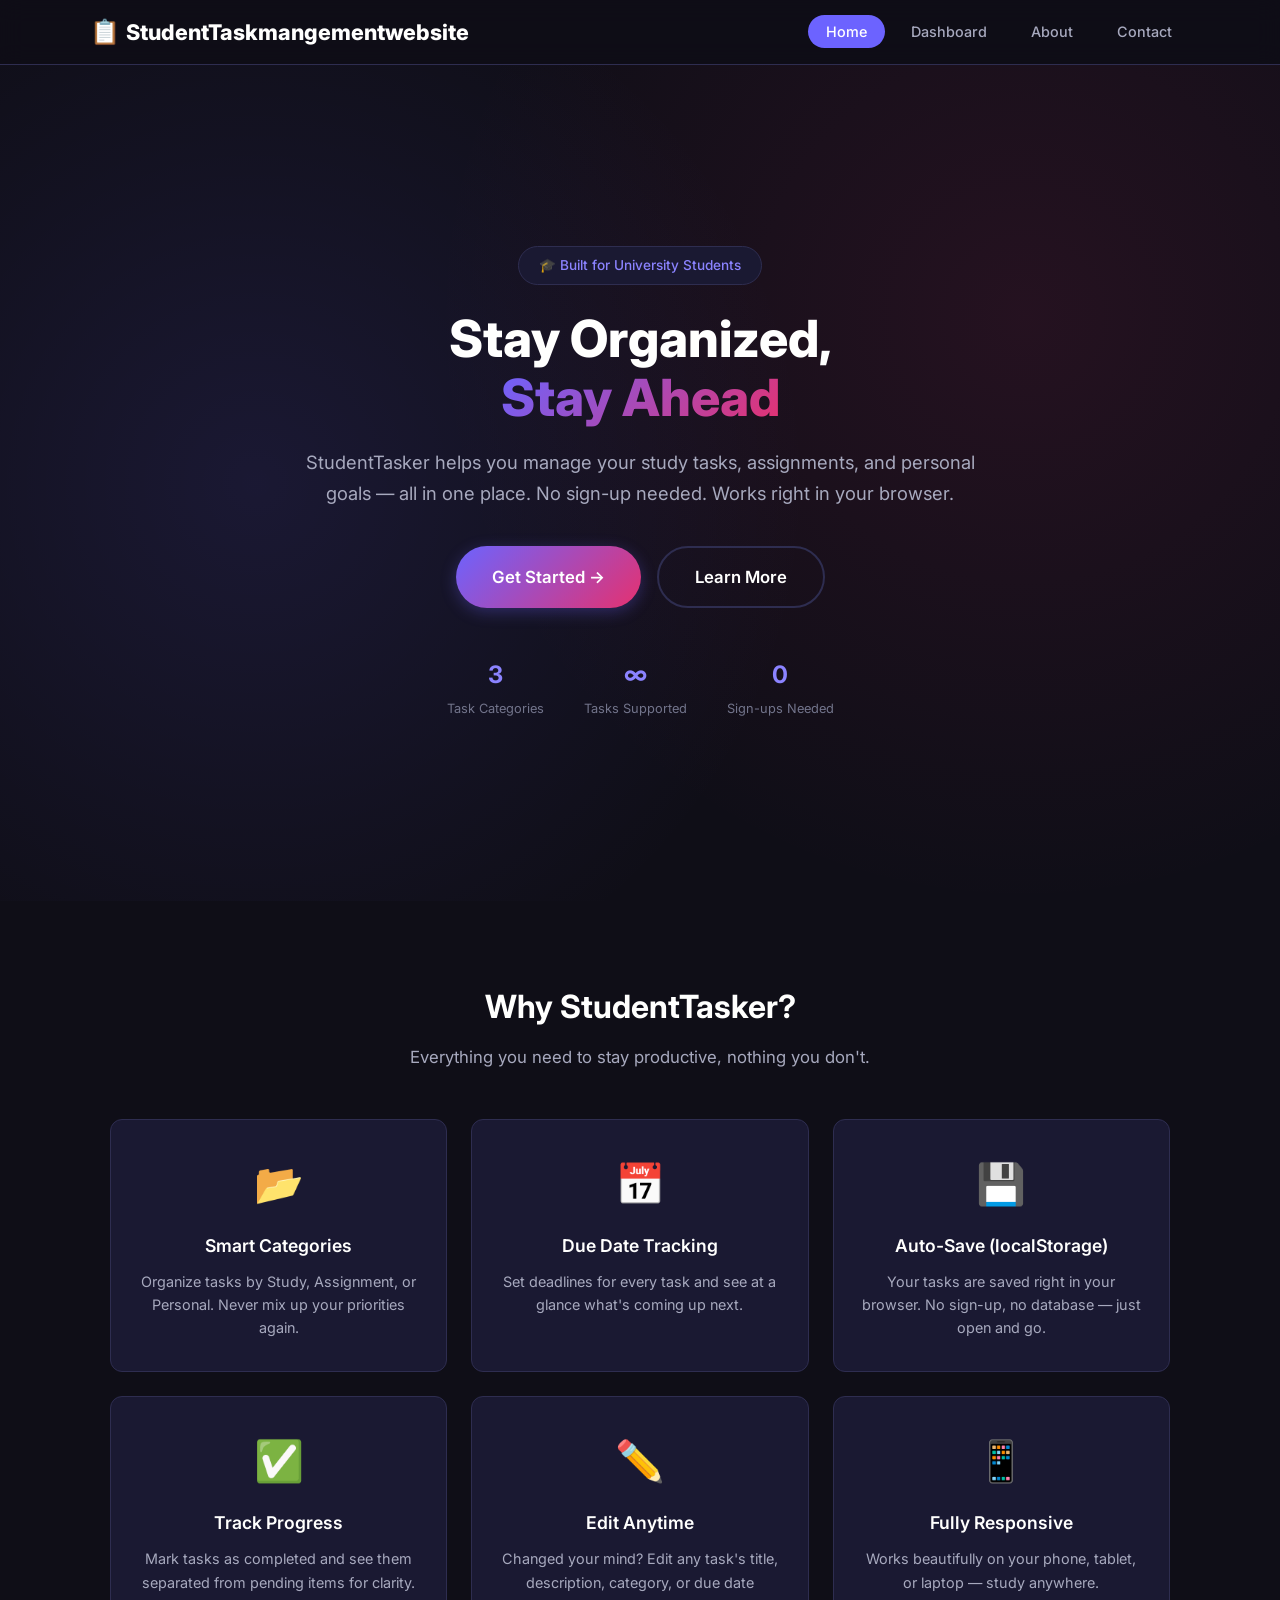
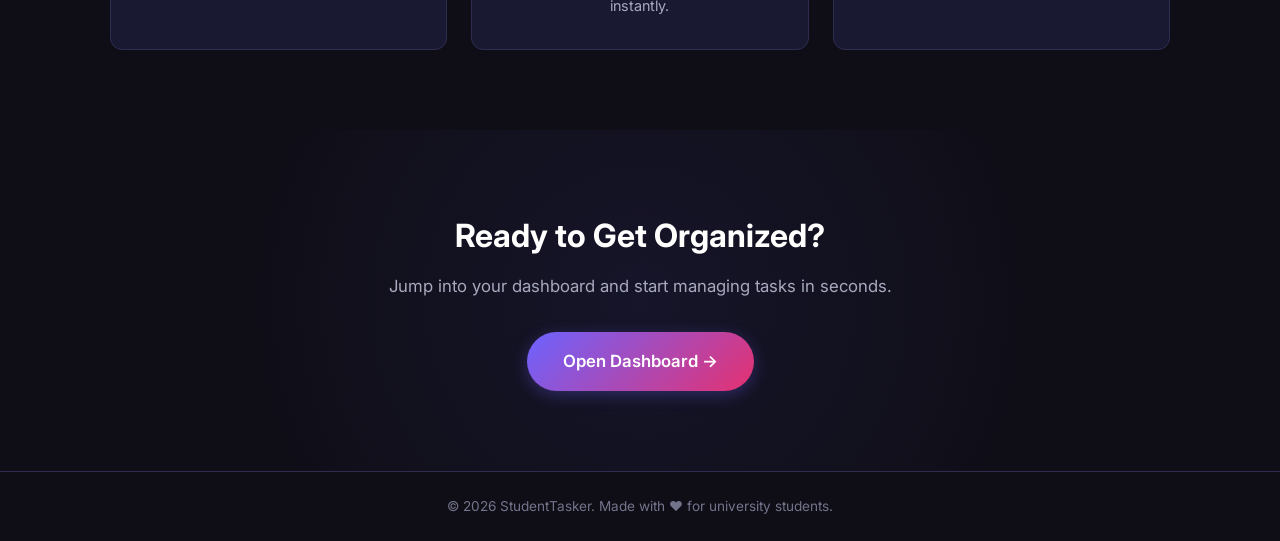
<file: index.html>
<!DOCTYPE html>
<html lang="en">

<head>
    <meta charset="UTF-8">
    <meta name="viewport" content="width=device-width, initial-scale=1.0">
    <meta name="description"
        content="StudentTasker — A free, simple task management app for university students. Add, edit, and track study tasks, assignments, and personal tasks.">
    <title>StudentTasker | Home</title>

    <!-- Google Fonts -->
    <link href="https://fonts.googleapis.com/css2?family=Inter:wght@400;500;600;700;800&display=swap" rel="stylesheet">
    <!-- Stylesheet -->
    <link rel="stylesheet" href="css/styles.css">
</head>

<body>

    <!-- ==================== NAVIGATION ====================
         Sticky navbar with logo and links to all four pages.
         Hamburger button is shown on mobile (toggled via JS).
    ===================================================== -->
    <nav class="navbar">
        <div class="nav-container">
            <a href="index.html" class="nav-logo">
                <span class="logo-icon">📋</span> StudentTaskmangementwebsite
            </a>
            <button class="nav-toggle" id="navToggle" aria-label="Toggle navigation">
                <span class="hamburger"></span>
                <span class="hamburger"></span>
                <span class="hamburger"></span>
            </button>
            <ul class="nav-links" id="navLinks">
                <li><a href="index.html" class="active">Home</a></li>
                <li><a href="dashboard.html">Dashboard</a></li>
                <li><a href="about.html">About</a></li>
                <li><a href="contact.html">Contact</a></li>
            </ul>
        </div>
    </nav>

    <!-- ==================== HERO SECTION ====================
         Full-height intro section with headline, description,
         two CTA buttons, and a stats row at the bottom.
    ========================================================== -->
    <section class="hero" id="home">
        <div class="hero-content">
            <!-- Small badge above headline -->
            <span class="hero-badge">🎓 Built for University Students</span>

            <!-- Main headline -->
            <h1>Stay Organized,<br><span class="gradient-text">Stay Ahead</span></h1>

            <!-- Description -->
            <p class="hero-description">
                StudentTasker helps you manage your study tasks, assignments, and personal goals
                — all in one place. No sign-up needed. Works right in your browser.
            </p>

            <!-- CTA Buttons -->
            <div class="hero-buttons">
                <a href="dashboard.html" class="btn btn-primary btn-lg">Get Started →</a>
                <a href="about.html" class="btn btn-outline btn-lg">Learn More</a>
            </div>

            <!-- Quick stats -->
            <div class="hero-stats">
                <div class="stat">
                    <span class="stat-number">3</span>
                    <span class="stat-label">Task Categories</span>
                </div>
                <div class="stat">
                    <span class="stat-number">∞</span>
                    <span class="stat-label">Tasks Supported</span>
                </div>
                <div class="stat">
                    <span class="stat-number">0</span>
                    <span class="stat-label">Sign-ups Needed</span>
                </div>
            </div>
        </div>
    </section>

    <!-- ==================== FEATURES SECTION ====================
         A 3-column grid of 6 feature cards explaining the app's
         key capabilities to new visitors.
    ============================================================ -->
    <section class="features" id="features">
        <div class="container">
            <h2 class="section-title">Why StudentTasker?</h2>
            <p class="section-subtitle">Everything you need to stay productive, nothing you don't.</p>

            <div class="features-grid">
                <!-- Feature Card 1 - Categories -->
                <div class="feature-card">
                    <div class="feature-icon">📂</div>
                    <h3>Smart Categories</h3>
                    <p>Organize tasks by Study, Assignment, or Personal. Never mix up your priorities again.</p>
                </div>

                <!-- Feature Card 2 - Due Dates -->
                <div class="feature-card">
                    <div class="feature-icon">📅</div>
                    <h3>Due Date Tracking</h3>
                    <p>Set deadlines for every task and see at a glance what's coming up next.</p>
                </div>

                <!-- Feature Card 3 - Auto Save -->
                <div class="feature-card">
                    <div class="feature-icon">💾</div>
                    <h3>Auto-Save (localStorage)</h3>
                    <p>Your tasks are saved right in your browser. No sign-up, no database — just open and go.</p>
                </div>

                <!-- Feature Card 4 - Progress -->
                <div class="feature-card">
                    <div class="feature-icon">✅</div>
                    <h3>Track Progress</h3>
                    <p>Mark tasks as completed and see them separated from pending items for clarity.</p>
                </div>

                <!-- Feature Card 5 - Editing -->
                <div class="feature-card">
                    <div class="feature-icon">✏️</div>
                    <h3>Edit Anytime</h3>
                    <p>Changed your mind? Edit any task's title, description, category, or due date instantly.</p>
                </div>

                <!-- Feature Card 6 - Responsive -->
                <div class="feature-card">
                    <div class="feature-icon">📱</div>
                    <h3>Fully Responsive</h3>
                    <p>Works beautifully on your phone, tablet, or laptop — study anywhere.</p>
                </div>
            </div>
        </div>
    </section>

    <!-- ==================== CALL-TO-ACTION SECTION ====================
         A simple section encouraging the user to open the dashboard.
    ============================================================ -->
    <section class="cta-section">
        <div class="container">
            <h2>Ready to Get Organized?</h2>
            <p>Jump into your dashboard and start managing tasks in seconds.</p>
            <a href="dashboard.html" class="btn btn-primary btn-lg">Open Dashboard →</a>
        </div>
    </section>

    <!-- ==================== FOOTER ====================
         Simple footer with copyright text.
    ============================================================ -->
    <footer class="footer">
        <div class="container">
            <p>&copy; 2026 StudentTasker. Made with ❤️ for university students.</p>
        </div>
    </footer>

    <!-- Main JavaScript File -->
    <script src="js/app.js"></script>
</body>

</html>
</file>
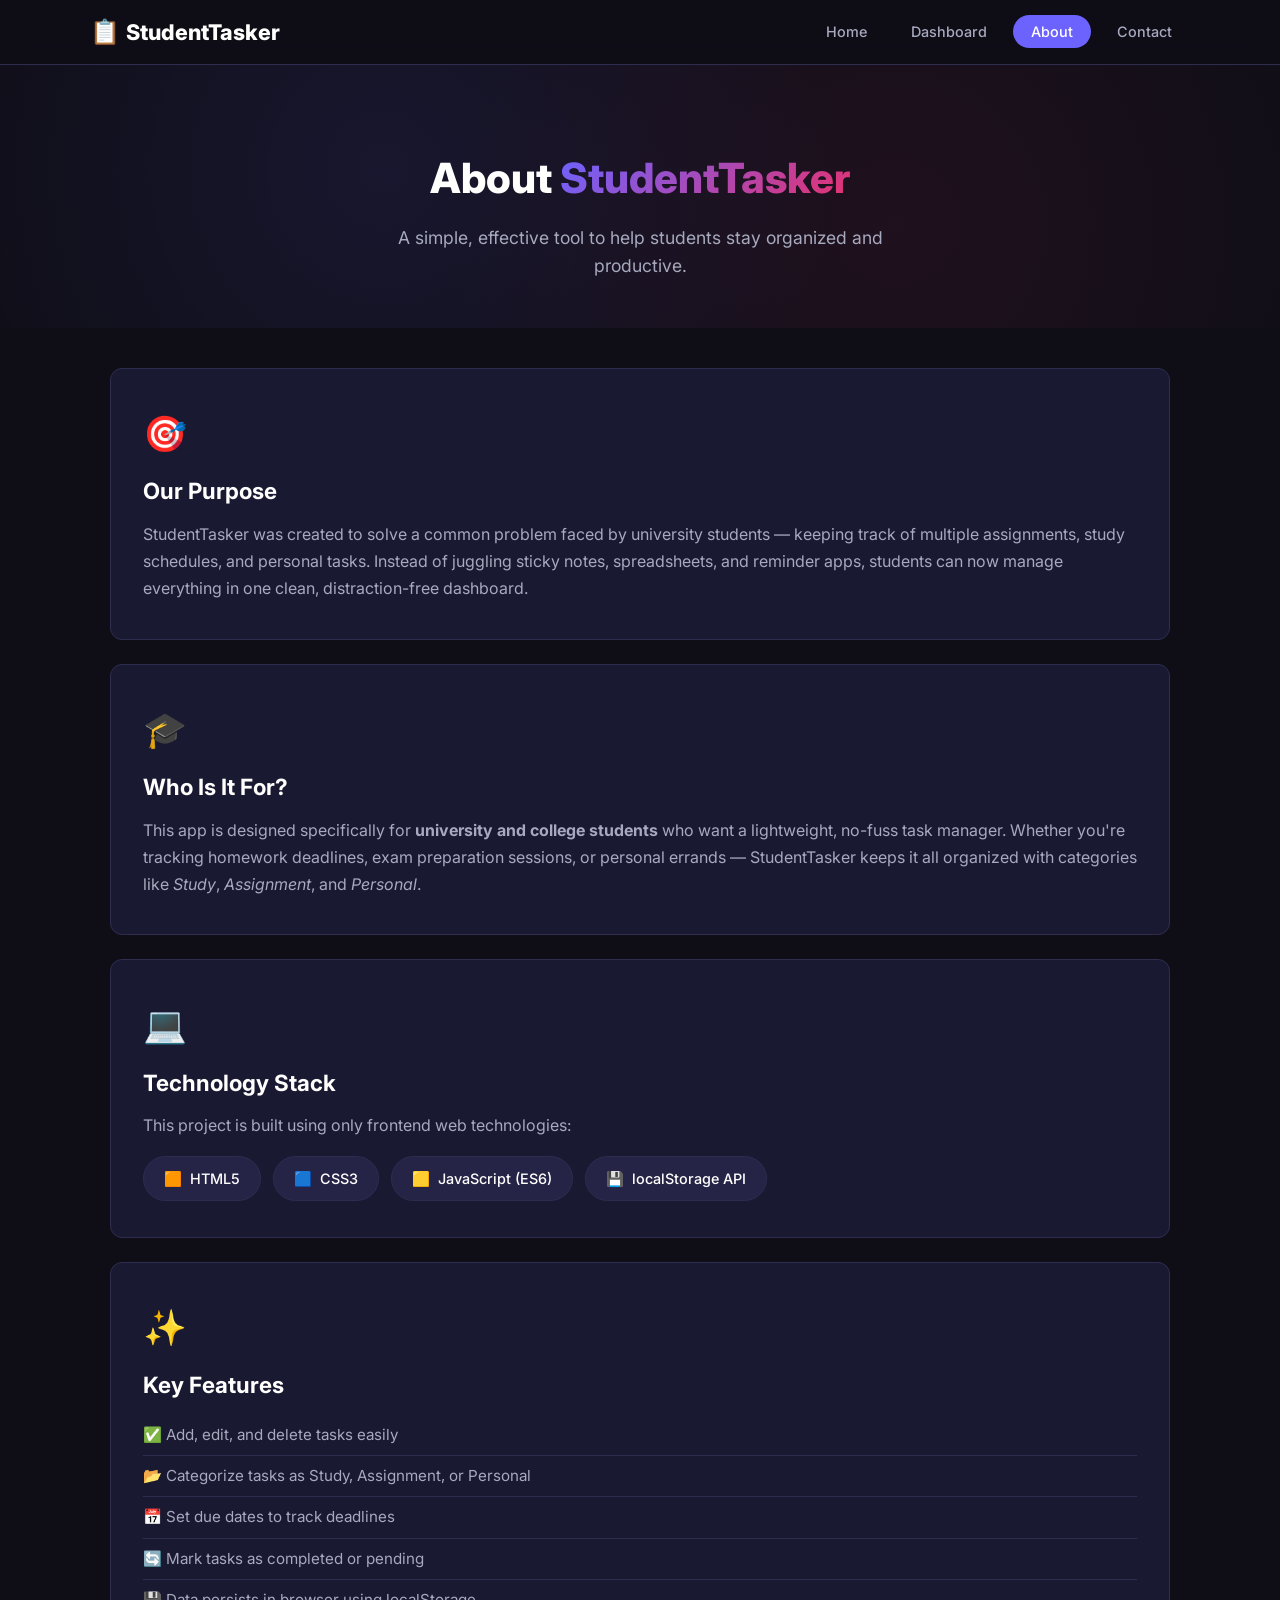
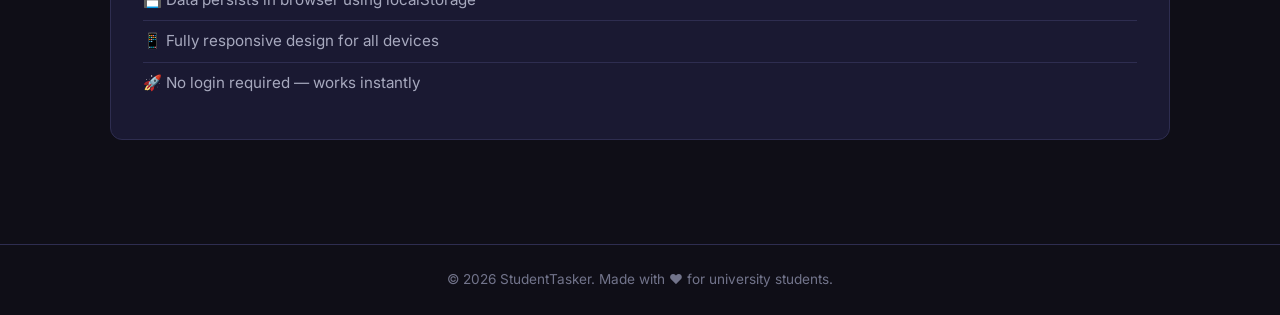
<file: about.html>
<!DOCTYPE html>
<html lang="en">

<head>
    <meta charset="UTF-8">
    <meta name="viewport" content="width=device-width, initial-scale=1.0">
    <meta name="description"
        content="Learn about StudentTasker — a free task management tool built for university students using HTML, CSS, and JavaScript.">
    <title>StudentTasker | About</title>

    <!-- Google Fonts -->
    <link href="https://fonts.googleapis.com/css2?family=Inter:wght@400;500;600;700;800&display=swap" rel="stylesheet">
    <!-- Stylesheet -->
    <link rel="stylesheet" href="css/styles.css">
</head>

<body>

    <!-- ==================== NAVIGATION ==================== -->
    <nav class="navbar">
        <div class="nav-container">
            <a href="index.html" class="nav-logo">
                <span class="logo-icon">📋</span> StudentTasker
            </a>
            <button class="nav-toggle" id="navToggle" aria-label="Toggle navigation">
                <span class="hamburger"></span>
                <span class="hamburger"></span>
                <span class="hamburger"></span>
            </button>
            <ul class="nav-links" id="navLinks">
                <li><a href="index.html">Home</a></li>
                <li><a href="dashboard.html">Dashboard</a></li>
                <li><a href="about.html" class="active">About</a></li>
                <li><a href="contact.html">Contact</a></li>
            </ul>
        </div>
    </nav>

    <!-- ==================== ABOUT HERO BANNER ====================
         A small hero section with the page title and subtitle.
         Uses gradient background for visual consistency with other pages.
    ============================================================ -->
    <section class="page-hero">
        <div class="container">
            <h1>About <span class="gradient-text">StudentTasker</span></h1>
            <p class="page-hero-subtitle">A simple, effective tool to help students stay organized and productive.</p>
        </div>
    </section>

    <!-- ==================== ABOUT CONTENT ====================
         Multiple info cards describing the purpose, audience,
         technology stack, and key features of the app.
    ============================================================ -->
    <section class="about-content">
        <div class="container">

            <!-- Card 1: Our Purpose -->
            <div class="about-card">
                <div class="about-card-icon">🎯</div>
                <h2>Our Purpose</h2>
                <p>
                    StudentTasker was created to solve a common problem faced by university students —
                    keeping track of multiple assignments, study schedules, and personal tasks.
                    Instead of juggling sticky notes, spreadsheets, and reminder apps, students can
                    now manage everything in one clean, distraction-free dashboard.
                </p>
            </div>

            <!-- Card 2: Target Audience -->
            <div class="about-card">
                <div class="about-card-icon">🎓</div>
                <h2>Who Is It For?</h2>
                <p>
                    This app is designed specifically for <strong>university and college students</strong>
                    who want a lightweight, no-fuss task manager. Whether you're tracking homework deadlines,
                    exam preparation sessions, or personal errands — StudentTasker keeps it all organized
                    with categories like <em>Study</em>, <em>Assignment</em>, and <em>Personal</em>.
                </p>
            </div>

            <!-- Card 3: Technology Stack -->
            <div class="about-card">
                <div class="about-card-icon">💻</div>
                <h2>Technology Stack</h2>
                <p>This project is built using only frontend web technologies:</p>
                <!-- Technology badges displayed in a flex row -->
                <div class="tech-stack">
                    <div class="tech-badge">
                        <span class="tech-icon">🟧</span> HTML5
                    </div>
                    <div class="tech-badge">
                        <span class="tech-icon">🟦</span> CSS3
                    </div>
                    <div class="tech-badge">
                        <span class="tech-icon">🟨</span> JavaScript (ES6)
                    </div>
                    <div class="tech-badge">
                        <span class="tech-icon">💾</span> localStorage API
                    </div>
                </div>
            </div>

            <!-- Card 4: Key Features -->
            <div class="about-card">
                <div class="about-card-icon">✨</div>
                <h2>Key Features</h2>
                <ul class="feature-list">
                    <li>✅ Add, edit, and delete tasks easily</li>
                    <li>📂 Categorize tasks as Study, Assignment, or Personal</li>
                    <li>📅 Set due dates to track deadlines</li>
                    <li>🔄 Mark tasks as completed or pending</li>
                    <li>💾 Data persists in browser using localStorage</li>
                    <li>📱 Fully responsive design for all devices</li>
                    <li>🚀 No login required — works instantly</li>
                </ul>
            </div>

        </div>
    </section>

    <!-- ==================== FOOTER ==================== -->
    <footer class="footer">
        <div class="container">
            <p>&copy; 2026 StudentTasker. Made with ❤️ for university students.</p>
        </div>
    </footer>

    <!-- Main JavaScript File -->
    <script src="js/app.js"></script>
</body>

</html>
</file>
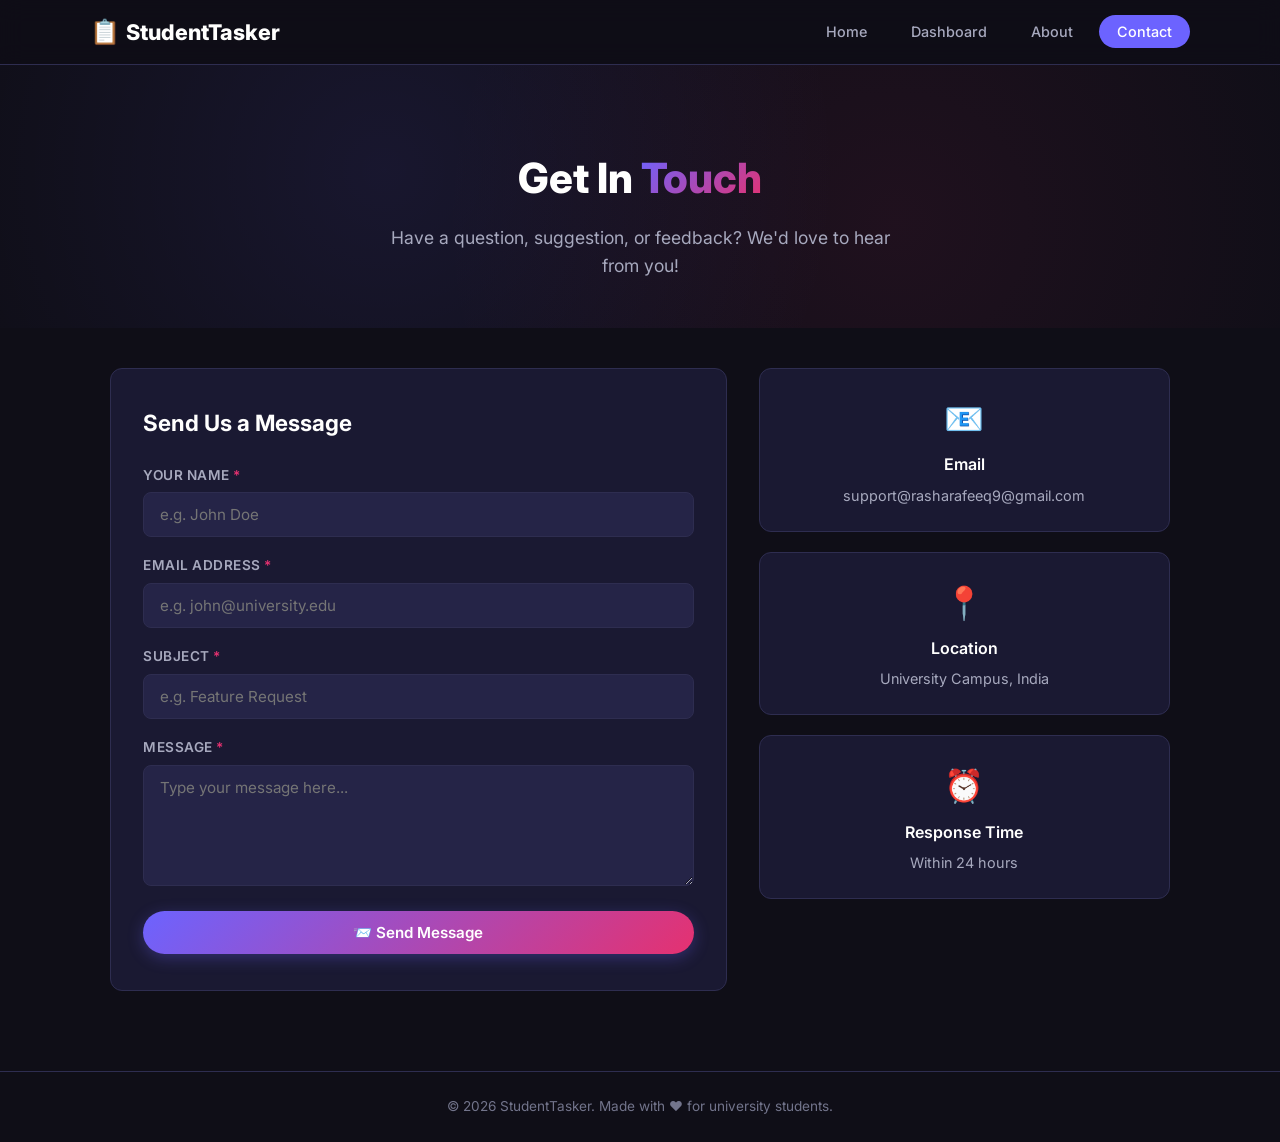
<file: contact.html>
<!DOCTYPE html>
<html lang="en">

<head>
    <meta charset="UTF-8">
    <meta name="viewport" content="width=device-width, initial-scale=1.0">
    <meta name="description"
        content="Contact the StudentTasker team — send us your feedback, questions, or suggestions.">
    <title>StudentTasker | Contact</title>

    <!-- Google Fonts -->
    <link href="https://fonts.googleapis.com/css2?family=Inter:wght@400;500;600;700;800&display=swap" rel="stylesheet">
    <!-- Stylesheet -->
    <link rel="stylesheet" href="css/styles.css">
</head>

<body>

    <!-- ==================== NAVIGATION ==================== -->
    <nav class="navbar">
        <div class="nav-container">
            <a href="index.html" class="nav-logo">
                <span class="logo-icon">📋</span> StudentTasker
            </a>
            <button class="nav-toggle" id="navToggle" aria-label="Toggle navigation">
                <span class="hamburger"></span>
                <span class="hamburger"></span>
                <span class="hamburger"></span>
            </button>
            <ul class="nav-links" id="navLinks">
                <li><a href="index.html">Home</a></li>
                <li><a href="dashboard.html">Dashboard</a></li>
                <li><a href="about.html">About</a></li>
                <li><a href="contact.html" class="active">Contact</a></li>
            </ul>
        </div>
    </nav>

    <!-- ==================== CONTACT HERO BANNER ==================== -->
    <section class="page-hero">
        <div class="container">
            <h1>Get In <span class="gradient-text">Touch</span></h1>
            <p class="page-hero-subtitle">Have a question, suggestion, or feedback? We'd love to hear from you!</p>
        </div>
    </section>

    <!-- ==================== CONTACT FORM SECTION ====================
         Two-column grid layout:
         Left  → Contact form (Name, Email, Subject, Message)
         Right → Contact info cards (Email, Location, Response Time)
         
         This is a frontend-only form. In a real app, you would send
         the data to a backend server or email API.
    ============================================================ -->
    <section class="contact-section">
        <div class="container">
            <div class="contact-grid">

                <!-- Left Column: Contact Form -->
                <div class="contact-form-card">
                    <h2>Send Us a Message</h2>
                    <form id="contactForm" class="task-form">
                        <!-- Name Input -->
                        <div class="form-group">
                            <label for="contactName">Your Name <span class="required">*</span></label>
                            <input type="text" id="contactName" placeholder="e.g. John Doe" required>
                        </div>

                        <!-- Email Input -->
                        <div class="form-group">
                            <label for="contactEmail">Email Address <span class="required">*</span></label>
                            <input type="email" id="contactEmail" placeholder="e.g. john@university.edu" required>
                        </div>

                        <!-- Subject Input -->
                        <div class="form-group">
                            <label for="contactSubject">Subject <span class="required">*</span></label>
                            <input type="text" id="contactSubject" placeholder="e.g. Feature Request" required>
                        </div>

                        <!-- Message Textarea -->
                        <div class="form-group">
                            <label for="contactMessage">Message <span class="required">*</span></label>
                            <textarea id="contactMessage" rows="5" placeholder="Type your message here..."
                                required></textarea>
                        </div>

                        <!-- Submit Button -->
                        <button type="submit" class="btn btn-primary btn-block">📨 Send Message</button>
                    </form>
                </div>

                <!-- Right Column: Contact Info Cards -->
                <div class="contact-info">
                    <div class="info-card">
                        <div class="info-icon">📧</div>
                        <h3>Email</h3>
                        <p>support@rasharafeeq9@gmail.com</p>
                    </div>
                    <div class="info-card">
                        <div class="info-icon">📍</div>
                        <h3>Location</h3>
                        <p>University Campus, India</p>
                    </div>
                    <div class="info-card">
                        <div class="info-icon">⏰</div>
                        <h3>Response Time</h3>
                        <p>Within 24 hours</p>
                    </div>
                </div>

            </div>
        </div>
    </section>

    <!-- Toast Notification (for form submission feedback) -->
    <div class="toast" id="toast"></div>

    <!-- ==================== FOOTER ==================== -->
    <footer class="footer">
        <div class="container">
            <p>&copy; 2026 StudentTasker. Made with ❤️ for university students.</p>
        </div>
    </footer>

    <!-- Main JavaScript File -->
    <script src="js/app.js"></script>
</body>

</html>
</file>
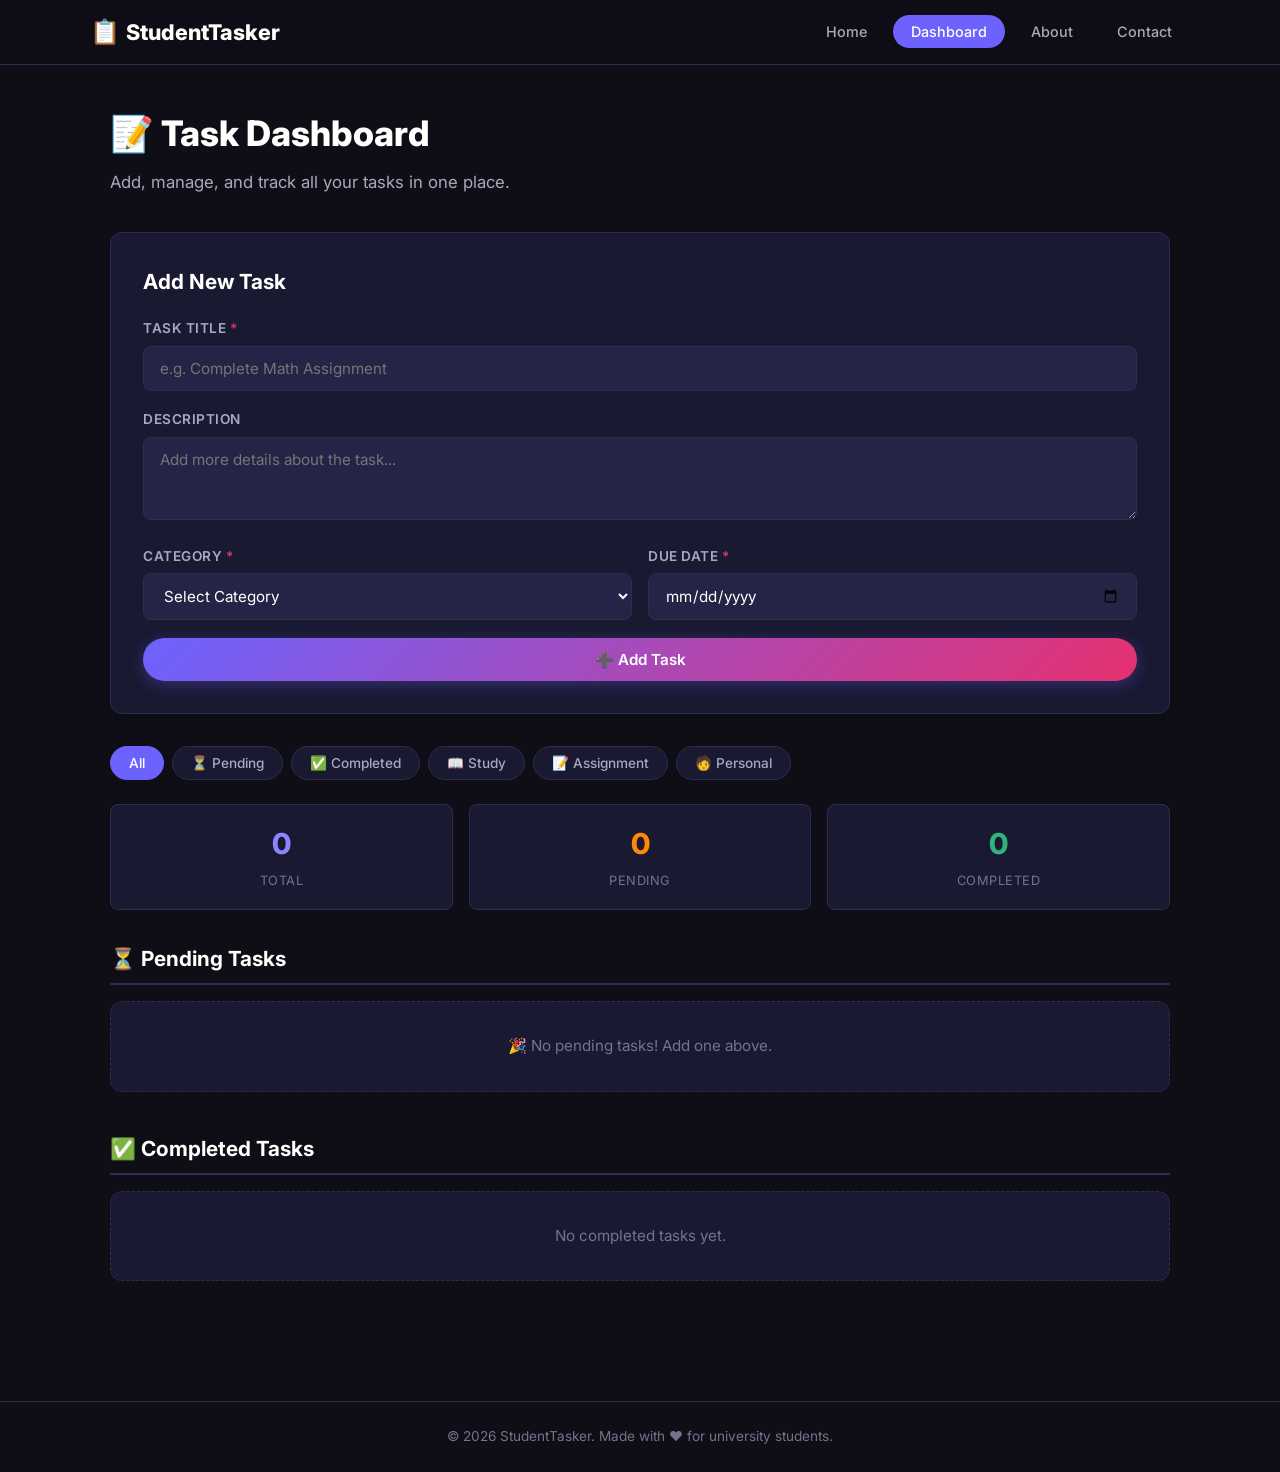
<file: dashboard.html>
<!DOCTYPE html>
<html lang="en">

<head>

    <meta charset="UTF-8">
    <meta name="viewport" content="width=device-width, initial-scale=1.0">
    <meta name="description"
        content="StudentTasker Dashboard - Add, edit, delete, and manage your tasks with categories and due dates.">
    <title>StudentTasker | Dashboard</title>

    <!-- Google Fonts -->
    <link href="https://fonts.googleapis.com/css2?family=Inter:wght@400;500;600;700;800&display=swap" rel="stylesheet">
    <!-- Stylesheet -->
    <link rel="stylesheet" href="css/styles.css">
</head>

<body>

    <!-- ==================== NAVIGATION ====================
         Same navbar structure across all pages.
         The "Dashboard" link has the 'active' class here.
    ============================================================ -->
    <nav class="navbar">
        <div class="nav-container">
            <a href="index.html" class="nav-logo">
                <span class="logo-icon">📋</span> StudentTasker
            </a>
            <button class="nav-toggle" id="navToggle" aria-label="Toggle navigation">
                <span class="hamburger"></span>
                <span class="hamburger"></span>
                <span class="hamburger"></span>
            </button>
            <ul class="nav-links" id="navLinks">
                <li><a href="index.html">Home</a></li>
                <li><a href="dashboard.html" class="active">Dashboard</a></li>
                <li><a href="about.html">About</a></li>
                <li><a href="contact.html">Contact</a></li>
            </ul>
        </div>
    </nav>

    <!-- ==================== DASHBOARD SECTION ====================
         The main area where users can add, view, edit, and delete tasks.
         Contains: Add Task Form, Filter Tabs, Task Counters,
                   Pending Tasks List, Completed Tasks List.
    ============================================================ -->
    <section class="dashboard">
        <div class="container">
            <h1 class="page-title">📝 Task Dashboard</h1>
            <p class="page-subtitle">Add, manage, and track all your tasks in one place.</p>

            <!-- ========== ADD TASK FORM ==========
                 This form lets users create a new task.
                 Fields: Title (required), Description, Category (required), Due Date (required).
                 On submit, JavaScript adds the task to localStorage.
            ======================================= -->
            <div class="task-form-card">
                <h2 class="form-title">Add New Task</h2>
                <form id="taskForm" class="task-form">

                    <!-- Task Title Input -->
                    <div class="form-group">
                        <label for="taskTitle">Task Title <span class="required">*</span></label>
                        <input type="text" id="taskTitle" placeholder="e.g. Complete Math Assignment" required>
                    </div>

                    <!-- Task Description (optional) -->
                    <div class="form-group">
                        <label for="taskDescription">Description</label>
                        <textarea id="taskDescription" rows="3"
                            placeholder="Add more details about the task..."></textarea>
                    </div>

                    <!-- Category & Due Date — displayed side-by-side on desktop -->
                    <div class="form-row">
                        <div class="form-group">
                            <label for="taskCategory">Category <span class="required">*</span></label>
                            <select id="taskCategory" required>
                                <option value="">Select Category</option>
                                <option value="Study">📖 Study</option>
                                <option value="Assignment">📝 Assignment</option>
                                <option value="Personal">🧑 Personal</option>
                            </select>
                        </div>
                        <div class="form-group">
                            <label for="taskDueDate">Due Date <span class="required">*</span></label>
                            <input type="date" id="taskDueDate" required>
                        </div>
                    </div>

                    <!-- Submit Button -->
                    <button type="submit" class="btn btn-primary btn-block" id="formSubmitBtn">
                        ➕ Add Task
                    </button>
                </form>
            </div>

            <!-- ========== FILTER TABS ==========
                 Buttons to filter the task list by status or category.
                 JavaScript toggles the 'active' class and re-renders tasks.
            ======================================= -->
            <div class="filter-tabs">
                <button class="filter-btn active" data-filter="all">All</button>
                <button class="filter-btn" data-filter="pending">⏳ Pending</button>
                <button class="filter-btn" data-filter="completed">✅ Completed</button>
                <button class="filter-btn" data-filter="Study">📖 Study</button>
                <button class="filter-btn" data-filter="Assignment">📝 Assignment</button>
                <button class="filter-btn" data-filter="Personal">🧑 Personal</button>
            </div>

            <!-- ========== TASK COUNTERS ==========
                 Three counter boxes showing Total, Pending, and Completed task counts.
                 Updated dynamically by JavaScript.
            ======================================= -->
            <div class="task-counters">
                <div class="counter counter-total">
                    <span class="counter-number" id="totalCount">0</span>
                    <span class="counter-label">Total</span>
                </div>
                <div class="counter counter-pending">
                    <span class="counter-number" id="pendingCount">0</span>
                    <span class="counter-label">Pending</span>
                </div>
                <div class="counter counter-completed">
                    <span class="counter-number" id="completedCount">0</span>
                    <span class="counter-label">Completed</span>
                </div>
            </div>

            <!-- ========== PENDING TASKS LIST ==========
                 Task cards for pending (not completed) tasks are rendered here by JS.
                 Shows an empty-state message when there are no pending tasks.
            ======================================= -->
            <h2 class="section-heading">⏳ Pending Tasks</h2>
            <div class="task-list" id="pendingTaskList">
                <!-- Pending task cards are rendered here by JavaScript -->
                <div class="empty-state" id="emptyPending">
                    <p>🎉 No pending tasks! Add one above.</p>
                </div>
            </div>

            <!-- ========== COMPLETED TASKS LIST ==========
                 Task cards for completed tasks are rendered here by JS.
                 Shows an empty-state message when there are no completed tasks.
            ======================================= -->
            <h2 class="section-heading">✅ Completed Tasks</h2>
            <div class="task-list" id="completedTaskList">
                <!-- Completed task cards are rendered here by JavaScript -->
                <div class="empty-state" id="emptyCompleted">
                    <p>No completed tasks yet.</p>
                </div>
            </div>

        </div>
    </section>

    <!-- ==================== EDIT TASK MODAL ====================
         A popup modal that appears when the user clicks "Edit" on a task.
         Contains a form pre-filled with the selected task's current data.
         JavaScript handles opening, closing, and saving changes.
    ============================================================ -->
    <div class="modal-overlay" id="editModal">
        <div class="modal">
            <!-- Modal Header with title and close (X) button -->
            <div class="modal-header">
                <h2>Edit Task</h2>
                <button class="modal-close" id="modalClose">&times;</button>
            </div>

            <!-- Edit Form -->
            <form id="editForm" class="task-form">
                <!-- Hidden input to store the task ID being edited -->
                <input type="hidden" id="editTaskId">

                <div class="form-group">
                    <label for="editTitle">Task Title <span class="required">*</span></label>
                    <input type="text" id="editTitle" required>
                </div>

                <div class="form-group">
                    <label for="editDescription">Description</label>
                    <textarea id="editDescription" rows="3"></textarea>
                </div>

                <div class="form-row">
                    <div class="form-group">
                        <label for="editCategory">Category <span class="required">*</span></label>
                        <select id="editCategory" required>
                            <option value="Study">📖 Study</option>
                            <option value="Assignment">📝 Assignment</option>
                            <option value="Personal">🧑 Personal</option>
                        </select>
                    </div>
                    <div class="form-group">
                        <label for="editDueDate">Due Date <span class="required">*</span></label>
                        <input type="date" id="editDueDate" required>
                    </div>
                </div>

                <button type="submit" class="btn btn-primary btn-block">💾 Save Changes</button>
            </form>
        </div>
    </div>

    <!-- ==================== TOAST NOTIFICATION ====================
         A small popup that slides in from the bottom-right to give feedback
         (e.g., "Task added successfully!"). Controlled by JavaScript.
    ============================================================ -->
    <div class="toast" id="toast"></div>

    <!-- ==================== FOOTER ==================== -->
    <footer class="footer">
        <div class="container">
            <p>&copy; 2026 StudentTasker. Made with ❤️ for university students.</p>
        </div>
    </footer>

    <!-- Main JavaScript File -->
    <script src="js/app.js"></script>
</body>

</html>
</file>
<file: css/styles.css>
/* ==========================================================
   StudentTasker — Main Stylesheet (styles.css)
   A responsive task management app for university students.
   
   TABLE OF CONTENTS:
   1. CSS Custom Properties (Colors, Spacing, etc.)
   2. Reset & Base Styles
   3. Navbar
   4. Hero Section (Home Page)
   5. Features Section
   6. CTA Section
   7. Page Hero (About / Contact)
   8. About Page
   9. Contact Page
   10. Dashboard
   11. Task Form
   12. Filter Tabs
   13. Task Counters
   14. Task Cards
   15. Edit Modal
   16. Toast Notification
   17. Footer
   18. Animations
   19. Responsive Design (Tablet & Mobile)
   ========================================================== */


/* ==================== 1. CSS CUSTOM PROPERTIES ====================
   We define all colors, spacing, and effects here as CSS variables.
   This makes it easy to change the theme by editing one place.
   ================================================================== */
:root {
    /* Primary Brand Colors */
    --primary: #6C63FF;
    /* Vibrant indigo — main brand color */
    --primary-dark: #5A52D5;
    /* Darker shade for hover states */
    --primary-light: #8B83FF;
    /* Lighter shade for accents */

    /* Category Colors — each task category gets a unique color */
    --accent-study: #FF6B6B;
    /* Warm red for Study tasks */
    --accent-assignment: #4ECDC4;
    /* Teal for Assignment tasks */
    --accent-personal: #FFD93D;
    /* Golden yellow for Personal tasks */

    /* Background & Surface Colors (Dark Theme) */
    --bg-body: #0F0E17;
    /* Main page background */
    --bg-card: #1A1932;
    /* Card/panel background */
    --bg-card-hover: #222148;
    /* Card background on hover */
    --bg-input: #252447;
    /* Input field background */

    /* Text Colors */
    --text-primary: #FFFFFE;
    /* Main headings and important text */
    --text-secondary: #A7A9BE;
    /* Body text and descriptions */
    --text-muted: #72748B;
    /* Subtle text like dates and labels */

    /* Border Color */
    --border-color: #2E2D50;
    /* Used for card borders and dividers */

    /* Status Colors */
    --success: #2CB67D;
    /* Green — completed, success messages */
    --danger: #E53170;
    /* Pink/Red — delete, error messages */
    --warning: #FF8906;
    /* Orange — pending, warnings */

    /* Gradient — used for buttons and accent text */
    --gradient: linear-gradient(135deg, #6C63FF 0%, #E53170 100%);

    /* Spacing, Borders & Effects */
    --radius: 12px;
    /* Default border radius for cards */
    --radius-sm: 8px;
    /* Smaller radius for inputs/badges */
    --shadow: 0 4px 24px rgba(0, 0, 0, 0.3);
    /* Standard shadow */
    --shadow-lg: 0 8px 40px rgba(0, 0, 0, 0.4);
    /* Larger shadow for modals */
    --transition: all 0.3s ease;
    /* Default transition for hover effects */
}


/* ==================== 2. RESET & BASE STYLES ====================
   Removes default browser margins/padding and sets up base typography.
   ================================================================ */
*,
*::before,
*::after {
    margin: 0;
    padding: 0;
    box-sizing: border-box;
    /* Makes sizing more predictable */
}

html {
    scroll-behavior: smooth;
    /* Smooth scrolling when clicking anchor links */
}

body {
    font-family: 'Inter', -apple-system, BlinkMacSystemFont, sans-serif;
    background-color: var(--bg-body);
    color: var(--text-primary);
    line-height: 1.6;
    min-height: 100vh;
}

/* Remove default link underlines */
a {
    text-decoration: none;
    color: inherit;
}

/* Remove default list bullets */
ul {
    list-style: none;
}

/* Prevent images from overflowing containers */
img {
    max-width: 100%;
}

/* Reusable container — centers content and limits width */
.container {
    max-width: 1100px;
    margin: 0 auto;
    padding: 0 20px;
}


/* ==================== 3. NAVBAR ====================
   Sticky navigation bar with glassmorphism effect (semi-transparent + blur).
   Contains: Logo, nav links, and a hamburger menu for mobile.
   ==================================================== */
.navbar {
    background: rgba(15, 14, 23, 0.85);
    /* Semi-transparent background */
    backdrop-filter: blur(12px);
    /* Glass blur effect */
    border-bottom: 1px solid var(--border-color);
    position: sticky;
    /* Stays at top when scrolling */
    top: 0;
    z-index: 1000;
    /* Above other content */
    padding: 0 20px;
}

/* Flex container for logo and links */
.nav-container {
    max-width: 1100px;
    margin: 0 auto;
    display: flex;
    align-items: center;
    justify-content: space-between;
    height: 64px;
}

/* Logo styling */
.nav-logo {
    font-size: 1.35rem;
    font-weight: 800;
    color: var(--text-primary);
    display: flex;
    align-items: center;
    gap: 6px;
    transition: var(--transition);
}

.nav-logo:hover {
    color: var(--primary);
    /* Logo turns purple on hover */
}

.logo-icon {
    font-size: 1.5rem;
}

/* Navigation links — horizontal list on desktop */
.nav-links {
    display: flex;
    gap: 8px;
}

.nav-links a {
    padding: 8px 18px;
    border-radius: 50px;
    /* Pill-shaped links */
    font-size: 0.9rem;
    font-weight: 500;
    color: var(--text-secondary);
    transition: var(--transition);
}

.nav-links a:hover {
    color: var(--text-primary);
    background: var(--bg-card);
}

/* Active page link — highlighted with primary color */
.nav-links a.active {
    background: var(--primary);
    color: #fff;
}

/* Hamburger menu button — hidden on desktop, shown on mobile */
.nav-toggle {
    display: none;
    /* Hidden by default (desktop) */
    flex-direction: column;
    gap: 5px;
    background: none;
    border: none;
    cursor: pointer;
    padding: 4px;
}

/* Individual hamburger lines */
.hamburger {
    width: 24px;
    height: 2px;
    background: var(--text-primary);
    border-radius: 2px;
    transition: var(--transition);
}


/* ==================== 4. HERO SECTION (HOME PAGE) ====================
   Large intro section visible on the home page.
   Features: Badge, headline, description, CTA buttons, stats.
   ====================================================================== */
.hero {
    min-height: calc(100vh - 64px);
    /* Full viewport minus navbar */
    display: flex;
    align-items: center;
    justify-content: center;
    text-align: center;
    padding: 60px 20px;
    /* Decorative radial gradients in the background */
    background:
        radial-gradient(circle at 20% 50%, rgba(108, 99, 255, 0.12) 0%, transparent 50%),
        radial-gradient(circle at 80% 30%, rgba(229, 49, 112, 0.1) 0%, transparent 50%);
}

.hero-content {
    max-width: 700px;
}

/* Small badge above the headline */
.hero-badge {
    display: inline-block;
    background: var(--bg-card);
    border: 1px solid var(--border-color);
    padding: 8px 20px;
    border-radius: 50px;
    font-size: 0.85rem;
    font-weight: 500;
    color: var(--primary-light);
    margin-bottom: 24px;
}

/* Main headline */
.hero h1 {
    font-size: 3.2rem;
    font-weight: 800;
    line-height: 1.15;
    margin-bottom: 20px;
}

/* Gradient-colored text (used for emphasis) */
.gradient-text {
    background: var(--gradient);
    -webkit-background-clip: text;
    -webkit-text-fill-color: transparent;
    background-clip: text;
}

/* Hero paragraph */
.hero-description {
    font-size: 1.15rem;
    color: var(--text-secondary);
    margin-bottom: 36px;
    line-height: 1.7;
}

/* CTA buttons container */
.hero-buttons {
    display: flex;
    gap: 16px;
    justify-content: center;
    flex-wrap: wrap;
    margin-bottom: 48px;
}

/* ========== BUTTON STYLES ========== */
/* Base button */
.btn {
    display: inline-flex;
    align-items: center;
    justify-content: center;
    padding: 12px 28px;
    border-radius: 50px;
    font-size: 0.95rem;
    font-weight: 600;
    border: none;
    cursor: pointer;
    transition: var(--transition);
    font-family: inherit;
}

/* Primary button — gradient background */
.btn-primary {
    background: var(--gradient);
    color: #fff;
    box-shadow: 0 4px 16px rgba(108, 99, 255, 0.3);
}

.btn-primary:hover {
    transform: translateY(-2px);
    /* Subtle lift on hover */
    box-shadow: 0 6px 24px rgba(108, 99, 255, 0.45);
}

/* Outline button — transparent with border */
.btn-outline {
    background: transparent;
    color: var(--text-primary);
    border: 2px solid var(--border-color);
}

.btn-outline:hover {
    border-color: var(--primary);
    color: var(--primary);
}

/* Large button variant */
.btn-lg {
    padding: 16px 36px;
    font-size: 1.05rem;
}

/* Full-width button */
.btn-block {
    width: 100%;
}

/* Small button variant */
.btn-sm {
    padding: 6px 14px;
    font-size: 0.8rem;
    border-radius: 8px;
}

/* Hero stats row */
.hero-stats {
    display: flex;
    justify-content: center;
    gap: 40px;
}

.stat {
    text-align: center;
}

.stat-number {
    display: block;
    font-size: 1.5rem;
    font-weight: 700;
    color: var(--primary-light);
}

.stat-label {
    font-size: 0.8rem;
    color: var(--text-muted);
    margin-top: 4px;
}


/* ==================== 5. FEATURES SECTION ====================
   Grid of 6 feature cards displayed on the home page.
   ============================================================= */
.features {
    padding: 80px 20px;
}

.section-title {
    text-align: center;
    font-size: 2rem;
    font-weight: 700;
    margin-bottom: 12px;
}

.section-subtitle {
    text-align: center;
    color: var(--text-secondary);
    font-size: 1.05rem;
    margin-bottom: 48px;
}

/* 3-column grid on desktop */
.features-grid {
    display: grid;
    grid-template-columns: repeat(3, 1fr);
    gap: 24px;
}

/* Individual feature card */
.feature-card {
    background: var(--bg-card);
    border: 1px solid var(--border-color);
    border-radius: var(--radius);
    padding: 32px 24px;
    text-align: center;
    transition: var(--transition);
}

.feature-card:hover {
    transform: translateY(-4px);
    /* Lift effect on hover */
    background: var(--bg-card-hover);
    box-shadow: var(--shadow);
}

.feature-icon {
    font-size: 2.5rem;
    margin-bottom: 16px;
}

.feature-card h3 {
    font-size: 1.1rem;
    font-weight: 600;
    margin-bottom: 10px;
}

.feature-card p {
    font-size: 0.9rem;
    color: var(--text-secondary);
    line-height: 1.6;
}


/* ==================== 6. CTA SECTION ====================
   Simple call-to-action section on the home page.
   ======================================================== */
.cta-section {
    text-align: center;
    padding: 80px 20px;
    background:
        radial-gradient(circle at 50% 50%, rgba(108, 99, 255, 0.08) 0%, transparent 60%);
}

.cta-section h2 {
    font-size: 2rem;
    margin-bottom: 12px;
}

.cta-section p {
    color: var(--text-secondary);
    font-size: 1.05rem;
    margin-bottom: 32px;
}


/* ==================== 7. PAGE HERO (About / Contact) ====================
   A smaller hero banner used on the About and Contact pages.
   ======================================================================== */
.page-hero {
    text-align: center;
    padding: 80px 20px 48px;
    background:
        radial-gradient(circle at 30% 40%, rgba(108, 99, 255, 0.1) 0%, transparent 50%),
        radial-gradient(circle at 70% 60%, rgba(229, 49, 112, 0.08) 0%, transparent 50%);
}

.page-hero h1 {
    font-size: 2.6rem;
    font-weight: 800;
    margin-bottom: 12px;
}

.page-hero-subtitle {
    font-size: 1.1rem;
    color: var(--text-secondary);
    max-width: 500px;
    margin: 0 auto;
}


/* ==================== 8. ABOUT PAGE ====================
   Info cards for purpose, audience, tech stack, features.
   ======================================================== */
.about-content {
    padding: 40px 20px 80px;
}

/* Each info card */
.about-card {
    background: var(--bg-card);
    border: 1px solid var(--border-color);
    border-radius: var(--radius);
    padding: 36px 32px;
    margin-bottom: 24px;
    transition: var(--transition);
}

.about-card:hover {
    border-color: var(--primary);
    /* Highlight border on hover */
}

.about-card-icon {
    font-size: 2.2rem;
    margin-bottom: 12px;
}

.about-card h2 {
    font-size: 1.4rem;
    font-weight: 700;
    margin-bottom: 12px;
}

.about-card p {
    color: var(--text-secondary);
    line-height: 1.7;
}

/* Technology stack badges */
.tech-stack {
    display: flex;
    flex-wrap: wrap;
    gap: 12px;
    margin-top: 16px;
}

.tech-badge {
    background: var(--bg-input);
    border: 1px solid var(--border-color);
    padding: 10px 20px;
    border-radius: 50px;
    font-size: 0.9rem;
    font-weight: 500;
    display: flex;
    align-items: center;
    gap: 8px;
}

/* Feature list in the About page */
.feature-list {
    list-style: none;
    margin-top: 12px;
}

.feature-list li {
    padding: 8px 0;
    color: var(--text-secondary);
    font-size: 0.95rem;
    border-bottom: 1px solid var(--border-color);
}

.feature-list li:last-child {
    border-bottom: none;
}


/* ==================== 9. CONTACT PAGE ====================
   Two-column grid: contact form on the left, info cards on the right.
   ============================================================ */
.contact-section {
    padding: 40px 20px 80px;
}

/* Grid: larger left column for form, smaller right for info */
.contact-grid {
    display: grid;
    grid-template-columns: 1.5fr 1fr;
    gap: 32px;
    align-items: start;
}

/* Contact form card */
.contact-form-card {
    background: var(--bg-card);
    border: 1px solid var(--border-color);
    border-radius: var(--radius);
    padding: 36px 32px;
}

.contact-form-card h2 {
    font-size: 1.4rem;
    font-weight: 700;
    margin-bottom: 24px;
}

/* Contact info sidebar cards */
.contact-info {
    display: flex;
    flex-direction: column;
    gap: 20px;
}

.info-card {
    background: var(--bg-card);
    border: 1px solid var(--border-color);
    border-radius: var(--radius);
    padding: 24px;
    text-align: center;
    transition: var(--transition);
}

.info-card:hover {
    border-color: var(--primary);
    transform: translateY(-2px);
}

.info-icon {
    font-size: 2rem;
    margin-bottom: 8px;
}

.info-card h3 {
    font-size: 1rem;
    font-weight: 600;
    margin-bottom: 6px;
}

.info-card p {
    color: var(--text-secondary);
    font-size: 0.9rem;
}


/* ==================== 10. DASHBOARD ====================
   Main layout for the Task Dashboard page.
   Contains the form, filters, counters, and task lists.
   ======================================================== */
.dashboard {
    padding: 40px 20px 80px;
}

.page-title {
    font-size: 2.2rem;
    font-weight: 800;
    margin-bottom: 8px;
}

.page-subtitle {
    color: var(--text-secondary);
    font-size: 1.05rem;
    margin-bottom: 36px;
}


/* ==================== 11. TASK FORM ====================
   The "Add New Task" form card on the dashboard.
   Also used for the edit modal form and contact form.
   ======================================================= */
.task-form-card {
    background: var(--bg-card);
    border: 1px solid var(--border-color);
    border-radius: var(--radius);
    padding: 32px;
    margin-bottom: 32px;
}

.form-title {
    font-size: 1.3rem;
    font-weight: 700;
    margin-bottom: 20px;
}

/* Form group — label + input pair */
.task-form .form-group {
    margin-bottom: 18px;
}

/* Labels */
.task-form label {
    display: block;
    font-size: 0.85rem;
    font-weight: 600;
    color: var(--text-secondary);
    margin-bottom: 6px;
    text-transform: uppercase;
    letter-spacing: 0.5px;
}

/* Required field asterisk */
.required {
    color: var(--danger);
}

/* All input types — shared styling */
.task-form input[type="text"],
.task-form input[type="email"],
.task-form input[type="date"],
.task-form textarea,
.task-form select {
    width: 100%;
    padding: 12px 16px;
    background: var(--bg-input);
    border: 1px solid var(--border-color);
    border-radius: var(--radius-sm);
    color: var(--text-primary);
    font-size: 0.95rem;
    font-family: inherit;
    transition: var(--transition);
    outline: none;
}

/* Focus state — purple border with glow */
.task-form input:focus,
.task-form textarea:focus,
.task-form select:focus {
    border-color: var(--primary);
    box-shadow: 0 0 0 3px rgba(108, 99, 255, 0.15);
}

/* Textarea resizing */
.task-form textarea {
    resize: vertical;
    min-height: 70px;
}

/* Two-column row for category + due date side by side */
.form-row {
    display: grid;
    grid-template-columns: 1fr 1fr;
    gap: 16px;
}


/* ==================== 12. FILTER TABS ====================
   Row of pill-shaped buttons to filter tasks by status/category.
   ============================================================ */
.filter-tabs {
    display: flex;
    flex-wrap: wrap;
    gap: 8px;
    margin-bottom: 24px;
}

.filter-btn {
    padding: 8px 18px;
    border-radius: 50px;
    font-size: 0.85rem;
    font-weight: 500;
    border: 1px solid var(--border-color);
    background: var(--bg-card);
    color: var(--text-secondary);
    cursor: pointer;
    transition: var(--transition);
    font-family: inherit;
}

.filter-btn:hover {
    border-color: var(--primary);
    color: var(--text-primary);
}

/* Active filter button — primary color */
.filter-btn.active {
    background: var(--primary);
    border-color: var(--primary);
    color: #fff;
}


/* ==================== 13. TASK COUNTERS ====================
   Three counter boxes: Total, Pending, Completed.
   Each has a large number and a small label below it.
   ============================================================ */
.task-counters {
    display: flex;
    gap: 16px;
    margin-bottom: 32px;
}

.counter {
    flex: 1;
    text-align: center;
    background: var(--bg-card);
    border: 1px solid var(--border-color);
    border-radius: var(--radius-sm);
    padding: 16px;
}

.counter-number {
    display: block;
    font-size: 1.8rem;
    font-weight: 800;
}

.counter-label {
    font-size: 0.8rem;
    color: var(--text-muted);
    text-transform: uppercase;
    letter-spacing: 0.5px;
    margin-top: 4px;
}

/* Color-coded counter numbers */
.counter-total .counter-number {
    color: var(--primary-light);
    /* Purple for total */
}

.counter-pending .counter-number {
    color: var(--warning);
    /* Orange for pending */
}

.counter-completed .counter-number {
    color: var(--success);
    /* Green for completed */
}


/* ==================== SECTION HEADINGS ==================== */
.section-heading {
    font-size: 1.3rem;
    font-weight: 700;
    margin-bottom: 16px;
    padding-bottom: 8px;
    border-bottom: 2px solid var(--border-color);
}


/* ==================== 14. TASK CARDS ====================
   Each task is displayed as a card with:
   - Checkbox (circle button to toggle completion)
   - Task body (title, category badge, description, date, actions)
   ========================================================= */

/* Task list container */
.task-list {
    margin-bottom: 40px;
    display: flex;
    flex-direction: column;
    gap: 12px;
}

/* Empty state — shown when there are no tasks */
.empty-state {
    text-align: center;
    padding: 32px;
    color: var(--text-muted);
    font-size: 0.95rem;
    background: var(--bg-card);
    border: 1px dashed var(--border-color);
    border-radius: var(--radius);
}

/* Individual task card */
.task-card {
    background: var(--bg-card);
    border: 1px solid var(--border-color);
    border-radius: var(--radius);
    padding: 20px 24px;
    display: flex;
    align-items: flex-start;
    gap: 16px;
    transition: var(--transition);
    animation: fadeInUp 0.3s ease;
    /* Slide-in animation on render */
}

.task-card:hover {
    background: var(--bg-card-hover);
    border-color: rgba(108, 99, 255, 0.3);
}

/* Completed task styling — reduced opacity + strikethrough */
.task-card.completed {
    opacity: 0.6;
}

.task-card.completed .task-title {
    text-decoration: line-through;
    color: var(--text-muted);
}

/* Round checkbox button */
.task-checkbox {
    width: 22px;
    height: 22px;
    border-radius: 50%;
    border: 2px solid var(--border-color);
    cursor: pointer;
    flex-shrink: 0;
    margin-top: 2px;
    display: flex;
    align-items: center;
    justify-content: center;
    transition: var(--transition);
    background: transparent;
    font-size: 0;
    color: #fff;
}

.task-checkbox:hover {
    border-color: var(--success);
}

/* Checked state — green circle with checkmark */
.task-checkbox.checked {
    background: var(--success);
    border-color: var(--success);
    font-size: 0.7rem;
}

/* Task body — contains title, description, and meta info */
.task-body {
    flex: 1;
    min-width: 0;
    /* Prevents flexbox overflow issues */
}

.task-header {
    display: flex;
    align-items: center;
    gap: 10px;
    flex-wrap: wrap;
    margin-bottom: 6px;
}

.task-title {
    font-size: 1.05rem;
    font-weight: 600;
}

/* Task description text */
.task-description {
    font-size: 0.88rem;
    color: var(--text-muted);
    margin-bottom: 10px;
    word-break: break-word;
}

/* Category badge — color-coded pill */
.category-badge {
    padding: 3px 12px;
    border-radius: 50px;
    font-size: 0.72rem;
    font-weight: 600;
    text-transform: uppercase;
    letter-spacing: 0.5px;
}

/* Category-specific badge colors */
.category-badge.Study {
    background: rgba(255, 107, 107, 0.15);
    color: var(--accent-study);
}

.category-badge.Assignment {
    background: rgba(78, 205, 196, 0.15);
    color: var(--accent-assignment);
}

.category-badge.Personal {
    background: rgba(255, 217, 61, 0.15);
    color: var(--accent-personal);
}

/* Task meta row — date on the left, action buttons on the right */
.task-meta {
    display: flex;
    align-items: center;
    justify-content: space-between;
    flex-wrap: wrap;
    gap: 10px;
}

/* Due date text */
.task-date {
    font-size: 0.8rem;
    color: var(--text-muted);
}

/* Overdue date — highlighted in red */
.task-date.overdue {
    color: var(--danger);
    font-weight: 600;
}

/* Edit and Delete action buttons */
.task-actions {
    display: flex;
    gap: 6px;
}

.task-actions button {
    padding: 6px 12px;
    border-radius: 6px;
    font-size: 0.78rem;
    font-weight: 500;
    border: 1px solid var(--border-color);
    background: var(--bg-input);
    color: var(--text-secondary);
    cursor: pointer;
    transition: var(--transition);
    font-family: inherit;
}

/* Edit button hover — purple */
.task-actions .edit-btn:hover {
    border-color: var(--primary);
    color: var(--primary);
}

/* Delete button hover — red */
.task-actions .delete-btn:hover {
    border-color: var(--danger);
    color: var(--danger);
}


/* ==================== 15. EDIT MODAL ====================
   A full-screen overlay with a centered modal card.
   Hidden by default; shown when user clicks "Edit" on a task.
   ========================================================= */
.modal-overlay {
    display: none;
    /* Hidden by default */
    position: fixed;
    inset: 0;
    /* Covers entire viewport */
    background: rgba(0, 0, 0, 0.6);
    backdrop-filter: blur(4px);
    /* Blurs the background */
    z-index: 2000;
    justify-content: center;
    align-items: center;
    padding: 20px;
}

/* Show modal when JS adds 'show' class */
.modal-overlay.show {
    display: flex;
}

/* Modal card */
.modal {
    background: var(--bg-card);
    border: 1px solid var(--border-color);
    border-radius: var(--radius);
    padding: 32px;
    width: 100%;
    max-width: 520px;
    box-shadow: var(--shadow-lg);
    animation: fadeInUp 0.3s ease;
    /* Slide-up animation */
}

/* Modal header — title and close button */
.modal-header {
    display: flex;
    justify-content: space-between;
    align-items: center;
    margin-bottom: 24px;
}

.modal-header h2 {
    font-size: 1.3rem;
    font-weight: 700;
}

/* Close (×) button */
.modal-close {
    font-size: 1.6rem;
    background: none;
    border: none;
    color: var(--text-muted);
    cursor: pointer;
    transition: var(--transition);
    line-height: 1;
}

.modal-close:hover {
    color: var(--danger);
}


/* ==================== 16. TOAST NOTIFICATION ====================
   Small popup that appears at the bottom-right of the screen.
   Used for feedback messages like "Task added" or "Task deleted".
   ================================================================ */
.toast {
    position: fixed;
    bottom: 30px;
    right: 30px;
    padding: 14px 28px;
    border-radius: var(--radius-sm);
    font-size: 0.9rem;
    font-weight: 500;
    color: #fff;
    box-shadow: var(--shadow);
    z-index: 3000;
    transform: translateY(120px);
    /* Hidden below screen */
    opacity: 0;
    transition: all 0.4s cubic-bezier(0.175, 0.885, 0.32, 1.275);
    /* Bounce effect */
    pointer-events: none;
}

/* Show state — slides up into view */
.toast.show {
    transform: translateY(0);
    opacity: 1;
}

/* Toast color variants */
.toast.success {
    background: var(--success);
}

.toast.error {
    background: var(--danger);
}

.toast.info {
    background: var(--primary);
}


/* ==================== 17. FOOTER ====================
   Simple centered footer at the bottom of every page.
   ===================================================== */
.footer {
    text-align: center;
    padding: 24px 20px;
    border-top: 1px solid var(--border-color);
    color: var(--text-muted);
    font-size: 0.85rem;
}


/* ==================== 18. ANIMATIONS ====================
   @keyframes for the slide-up fade-in effect used by
   task cards and the modal.
   ========================================================= */
@keyframes fadeInUp {
    from {
        opacity: 0;
        transform: translateY(16px);
    }

    to {
        opacity: 1;
        transform: translateY(0);
    }
}


/* ==================== 19. RESPONSIVE DESIGN ====================
   Media queries to adapt the layout for tablets and phones.
   ================================================================ */

/* ---------- TABLET: 768px and below ---------- */
@media (max-width: 768px) {

    /* Show hamburger menu, hide nav links until toggled */
    .nav-toggle {
        display: flex;
    }

    .nav-links {
        display: none;
        /* Hidden by default on mobile */
        position: absolute;
        top: 64px;
        left: 0;
        right: 0;
        flex-direction: column;
        background: rgba(15, 14, 23, 0.97);
        backdrop-filter: blur(12px);
        border-bottom: 1px solid var(--border-color);
        padding: 12px 20px;
        gap: 4px;
    }

    /* Shown when JS adds 'open' class via hamburger click */
    .nav-links.open {
        display: flex;
    }

    .nav-links a {
        padding: 12px 16px;
        border-radius: var(--radius-sm);
    }

    /* Smaller hero headline */
    .hero h1 {
        font-size: 2.2rem;
    }

    .hero-description {
        font-size: 1rem;
    }

    .hero-stats {
        gap: 24px;
    }

    /* Features grid: 2 columns instead of 3 */
    .features-grid {
        grid-template-columns: 1fr 1fr;
    }

    /* Contact grid: single column stack */
    .contact-grid {
        grid-template-columns: 1fr;
    }

    /* Form row: stack category and date vertically */
    .form-row {
        grid-template-columns: 1fr;
    }

    /* Page hero adjustments */
    .page-hero h1 {
        font-size: 2rem;
    }

    /* Task counters: allow wrapping */
    .task-counters {
        flex-wrap: wrap;
    }

    .counter {
        min-width: calc(50% - 8px);
    }
}

/* ---------- MOBILE: 480px and below ---------- */
@media (max-width: 480px) {

    /* Even smaller hero headline */
    .hero h1 {
        font-size: 1.8rem;
    }

    .hero-description {
        font-size: 0.92rem;
    }

    /* Stack buttons vertically */
    .hero-buttons {
        flex-direction: column;
        align-items: center;
    }

    /* Features grid: single column */
    .features-grid {
        grid-template-columns: 1fr;
    }

    .page-title {
        font-size: 1.7rem;
    }

    /* Task cards: stack checkbox and body vertically */
    .task-card {
        flex-direction: column;
    }

    /* Stack date and actions vertically */
    .task-meta {
        flex-direction: column;
        align-items: flex-start;
    }

    /* Counters: full width, stacked */
    .task-counters {
        flex-direction: column;
    }

    .counter {
        min-width: 100%;
    }

    /* Center the filter tabs */
    .filter-tabs {
        justify-content: center;
    }

    /* Toast: full width on mobile */
    .toast {
        left: 20px;
        right: 20px;
        bottom: 20px;
        text-align: center;
    }
}
</file>
